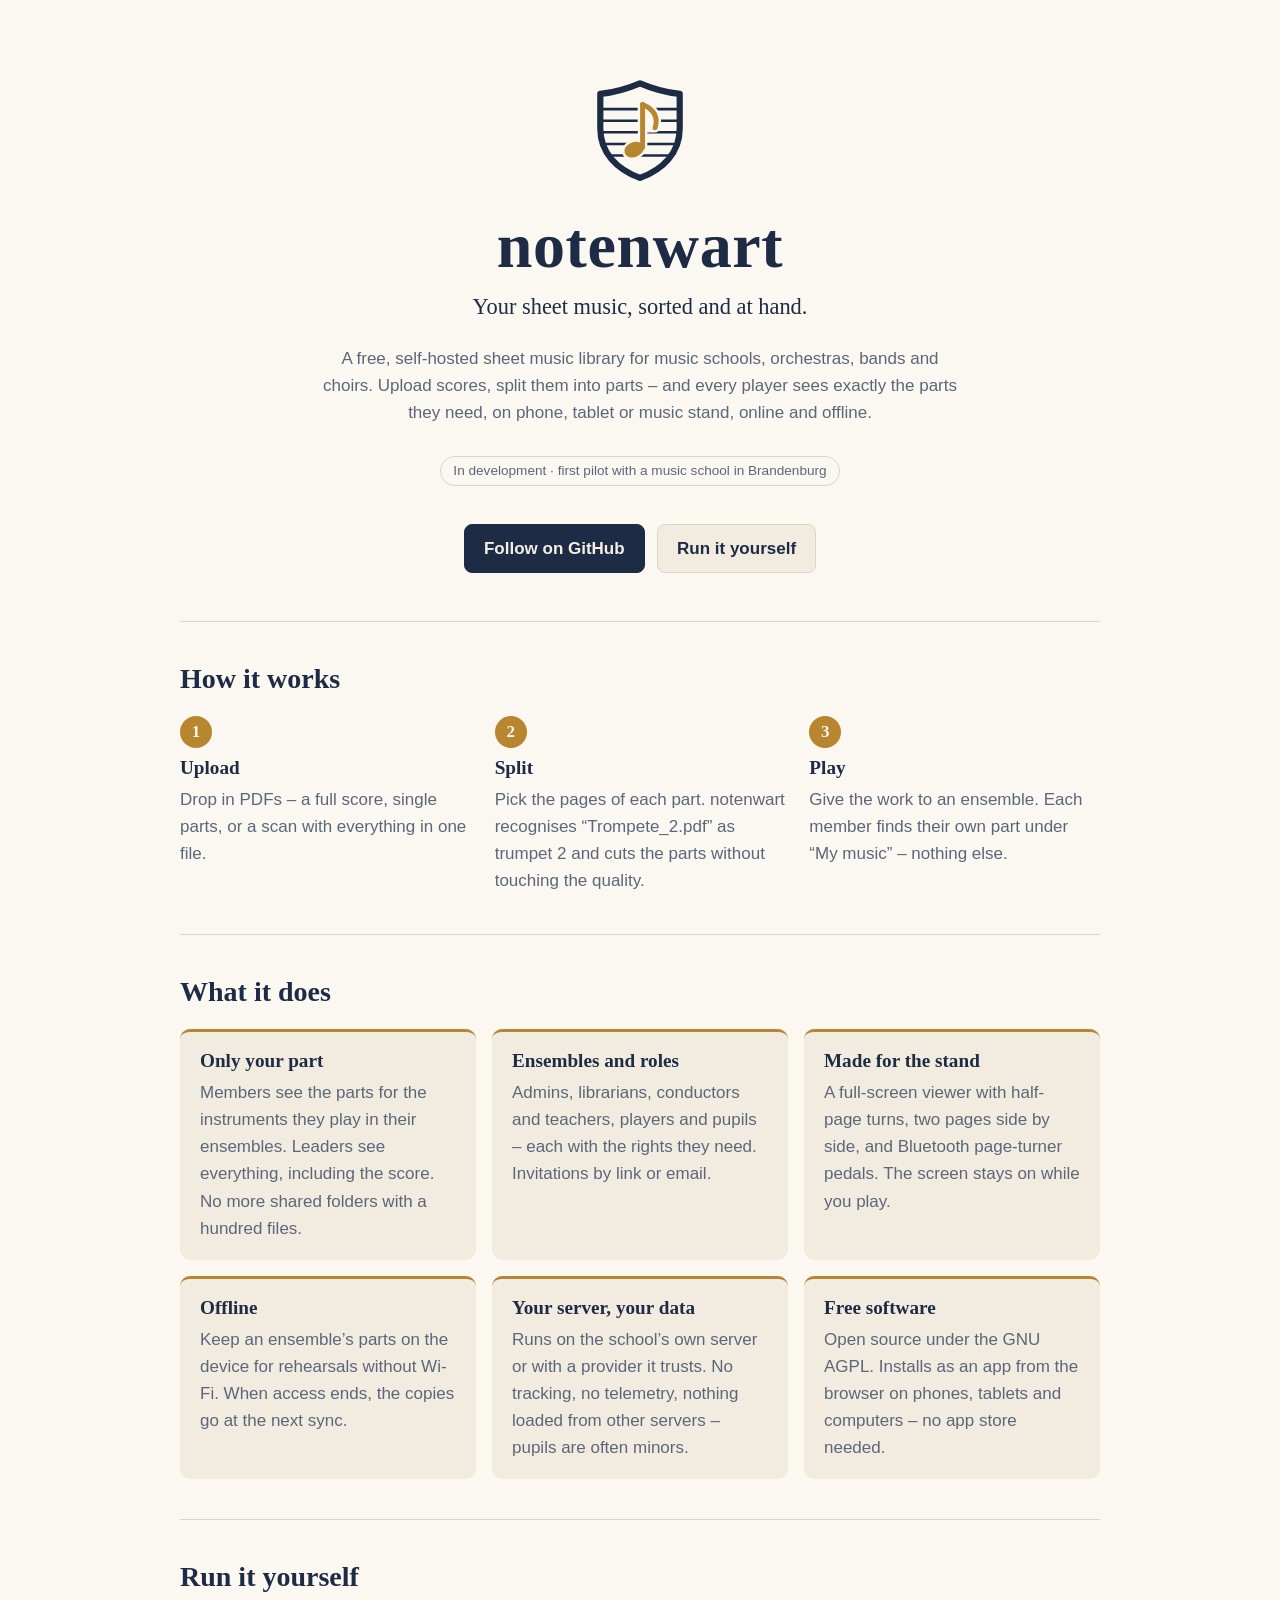
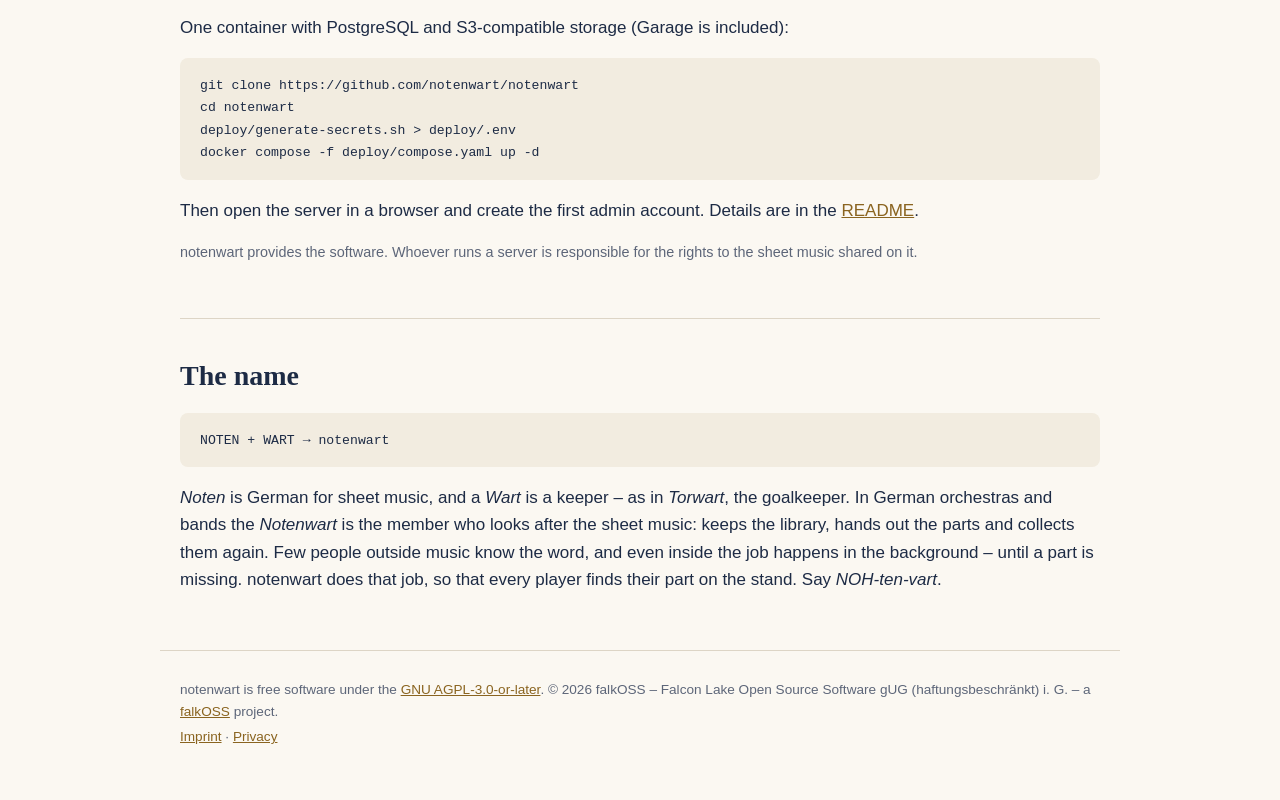
<file: index.html>
<!doctype html>
<!-- SPDX-License-Identifier: AGPL-3.0-or-later -->
<html lang="en">
<head>
  <meta charset="utf-8">
  <meta name="viewport" content="width=device-width, initial-scale=1">
  <title>notenwart – sheet music for schools, orchestras and bands</title>
  <meta name="description" content="notenwart is a free, self-hosted sheet music library: upload scores, split them into parts, and every player sees exactly the parts they need – online and offline.">
  <meta name="theme-color" content="#F5EFE3" media="(prefers-color-scheme: light)">
  <meta name="theme-color" content="#121A2B" media="(prefers-color-scheme: dark)">
  <link rel="canonical" href="https://notenwart.app/">
  <meta property="og:title" content="notenwart">
  <meta property="og:description" content="Sheet music for schools, orchestras and bands – every player sees their own part.">
  <meta property="og:image" content="https://notenwart.app/social.png">
  <meta property="og:url" content="https://notenwart.app/">
  <meta property="og:type" content="website">
  <meta name="twitter:card" content="summary_large_image">
  <link rel="icon" href="favicon.ico" sizes="any">
  <link rel="icon" href="favicon.svg" type="image/svg+xml">
  <link rel="apple-touch-icon" href="apple-touch-icon.png">
  <link rel="manifest" href="site.webmanifest">
  <link rel="stylesheet" href="style.css">
</head>
<body>
  <header class="hero">
    <picture>
      <source srcset="assets/notenwart-mark-on-dark.svg" media="(prefers-color-scheme: dark)">
      <img class="mark" src="assets/notenwart-mark-on-light.svg" alt="" width="132" height="132">
    </picture>
    <h1 class="wordmark">notenwart</h1>
    <p class="tagline">Your sheet music, sorted and at hand.</p>
    <p class="lead">A free, self-hosted sheet music library for music schools, orchestras, bands and choirs. Upload
      scores, split them into parts – and every player sees exactly the parts they need, on phone, tablet or music
      stand, online and offline.</p>
    <p class="status">In development · first pilot with a music school in Brandenburg</p>
    <nav class="actions">
      <a class="button primary" href="https://github.com/notenwart/notenwart">Follow on GitHub</a>
      <a class="button" href="#self-hosting">Run it yourself</a>
    </nav>
  </header>

  <main>
    <section class="steps" aria-labelledby="how">
      <h2 id="how">How it works</h2>
      <ol>
        <li>
          <h3>Upload</h3>
          <p>Drop in PDFs – a full score, single parts, or a scan with everything in one file.</p>
        </li>
        <li>
          <h3>Split</h3>
          <p>Pick the pages of each part. notenwart recognises “Trompete_2.pdf” as trumpet 2 and cuts the parts
            without touching the quality.</p>
        </li>
        <li>
          <h3>Play</h3>
          <p>Give the work to an ensemble. Each member finds their own part under “My music” – nothing else.</p>
        </li>
      </ol>
    </section>

    <section aria-labelledby="features">
      <h2 id="features">What it does</h2>
      <div class="features">
        <article>
          <h3>Only your part</h3>
          <p>Members see the parts for the instruments they play in their ensembles. Leaders see everything,
            including the score. No more shared folders with a hundred files.</p>
        </article>
        <article>
          <h3>Ensembles and roles</h3>
          <p>Admins, librarians, conductors and teachers, players and pupils – each with the rights they need.
            Invitations by link or email.</p>
        </article>
        <article>
          <h3>Made for the stand</h3>
          <p>A full-screen viewer with half-page turns, two pages side by side, and Bluetooth page-turner pedals.
            The screen stays on while you play.</p>
        </article>
        <article>
          <h3>Offline</h3>
          <p>Keep an ensemble’s parts on the device for rehearsals without Wi-Fi. When access ends, the copies go
            at the next sync.</p>
        </article>
        <article>
          <h3>Your server, your data</h3>
          <p>Runs on the school’s own server or with a provider it trusts. No tracking, no telemetry, nothing
            loaded from other servers – pupils are often minors.</p>
        </article>
        <article>
          <h3>Free software</h3>
          <p>Open source under the GNU AGPL. Installs as an app from the browser on phones, tablets and computers –
            no app store needed.</p>
        </article>
      </div>
    </section>

    <section id="self-hosting" aria-labelledby="run">
      <h2 id="run">Run it yourself</h2>
      <p>One container with PostgreSQL and S3-compatible storage (Garage is included):</p>
<pre><code>git clone https://github.com/notenwart/notenwart
cd notenwart
deploy/generate-secrets.sh &gt; deploy/.env
docker compose -f deploy/compose.yaml up -d</code></pre>
      <p>Then open the server in a browser and create the first admin account. Details are in the
        <a href="https://github.com/notenwart/notenwart#readme">README</a>.</p>
      <p class="note">notenwart provides the software. Whoever runs a server is responsible for the rights to the
        sheet music shared on it.</p>
    </section>

    <section id="name" aria-labelledby="name-title">
      <h2 id="name-title">The name</h2>
<pre><code>NOTEN + WART → notenwart</code></pre>
      <p><em>Noten</em> is German for sheet music, and a <em>Wart</em> is a keeper – as in <em>Torwart</em>, the
        goalkeeper. In German orchestras and bands the <em>Notenwart</em> is the member who looks after the sheet music:
        keeps the library, hands out the parts and collects them again. Few people outside music know the word, and even
        inside the job happens in the background – until a part is missing. notenwart does that job, so that every
        player finds their part on the stand. Say <em>NOH-ten-vart</em>.</p>
    </section>
  </main>

  <footer>
    <p>notenwart is free software under the
      <a href="https://github.com/notenwart/notenwart/blob/main/LICENSE">GNU AGPL-3.0-or-later</a>.
      © 2026 falkOSS – Falcon Lake Open Source Software gUG (haftungsbeschränkt) i. G. – a
      <a href="https://falkoss.org">falkOSS</a> project.</p>
    <p><a href="https://falkoss.org/impressum.html">Imprint</a> · <a href="https://falkoss.org/datenschutz.html">Privacy</a></p>
  </footer>
</body>
</html>
</file>
<file: style.css>
/* SPDX-License-Identifier: AGPL-3.0-or-later */
/* Colours and type from the brand kit (notenwart/brand/README.md). No external fonts. */
:root {
  color-scheme: light dark;
  --bg: #fbf8f2;
  --surface: #f2ece0;
  --line: #ddd5c6;
  --text: #1d2b45;
  --muted: #5d6679;
  --link: #8a6420;
  --brass: #b8862e;
  --button: #1d2b45;
  --button-text: #f5efe3;
  --serif: Charter, "Bitstream Charter", "Iowan Old Style", Georgia, serif;
  --sans: -apple-system, BlinkMacSystemFont, "Segoe UI", Roboto, sans-serif;
  --mono: Menlo, ui-monospace, SFMono-Regular, Consolas, monospace;
}
@media (prefers-color-scheme: dark) {
  :root {
    --bg: #121a2b;
    --surface: #1d2b45;
    --line: #2e3d5c;
    --text: #f5efe3;
    --muted: #a9b1c2;
    --link: #d9a441;
    --brass: #d9a441;
    --button: #d9a441;
    --button-text: #121a2b;
  }
}

* { box-sizing: border-box; }
html { -webkit-text-size-adjust: 100%; }
body {
  margin: 0;
  background: var(--bg);
  color: var(--text);
  font: 17px/1.6 var(--sans);
}
a { color: var(--link); }
h1, h2, h3 { font-family: var(--serif); font-weight: 600; line-height: 1.2; }
h2 { font-size: 1.75rem; margin: 0 0 1.25rem; }
h3 { font-size: 1.2rem; margin: 0 0 0.4rem; }
code, pre { font-family: var(--mono); font-size: 0.88em; }

.hero, main, footer { max-width: 60rem; margin: 0 auto; padding: 0 1.25rem; }

.hero { text-align: center; padding-top: 4rem; padding-bottom: 3rem; }
.mark { display: block; margin: 0 auto; width: 132px; height: 132px; }
.wordmark { font-size: clamp(2.6rem, 8vw, 4rem); margin: 0.75rem 0 0.25rem; letter-spacing: 0.01em; }
.tagline { font-family: var(--serif); font-size: 1.4rem; margin: 0 0 1.25rem; }
.lead { max-width: 40rem; margin: 0 auto 1rem; color: var(--muted); }
.status {
  display: inline-block;
  font-size: 0.85rem;
  border: 1px solid var(--line);
  border-radius: 999px;
  padding: 0.2rem 0.8rem;
  color: var(--muted);
}
.actions { display: flex; flex-wrap: wrap; gap: 0.75rem; justify-content: center; margin-top: 1.5rem; }
.button {
  display: inline-block;
  padding: 0.65rem 1.2rem;
  border-radius: 8px;
  border: 1px solid var(--line);
  background: var(--surface);
  color: var(--text);
  text-decoration: none;
  font-weight: 600;
}
.button.primary { background: var(--button); border-color: var(--button); color: var(--button-text); }

main section { padding: 2.5rem 0; border-top: 1px solid var(--line); }

.steps ol {
  list-style: none;
  counter-reset: step;
  padding: 0;
  margin: 0;
  display: grid;
  grid-template-columns: repeat(auto-fit, minmax(15rem, 1fr));
  gap: 1.5rem;
}
.steps li { counter-increment: step; }
.steps li::before {
  content: counter(step);
  display: inline-flex;
  align-items: center;
  justify-content: center;
  width: 2rem;
  height: 2rem;
  border-radius: 50%;
  background: var(--brass);
  color: var(--bg);
  font-family: var(--serif);
  font-weight: 600;
  margin-bottom: 0.5rem;
}
.steps p, .features p { margin: 0; color: var(--muted); }

.features {
  display: grid;
  grid-template-columns: repeat(auto-fit, minmax(16rem, 1fr));
  gap: 1rem;
}
.features article {
  background: var(--surface);
  border-radius: 10px;
  padding: 1.1rem 1.25rem;
  border-top: 3px solid var(--brass);
}

pre {
  background: var(--surface);
  border-radius: 8px;
  padding: 1rem 1.25rem;
  overflow-x: auto;
  line-height: 1.5;
}
.note { font-size: 0.9rem; color: var(--muted); }

footer {
  border-top: 1px solid var(--line);
  padding-top: 1.5rem;
  padding-bottom: 3rem;
  font-size: 0.85rem;
  color: var(--muted);
}
footer p { margin: 0.25rem 0; }
</file>
